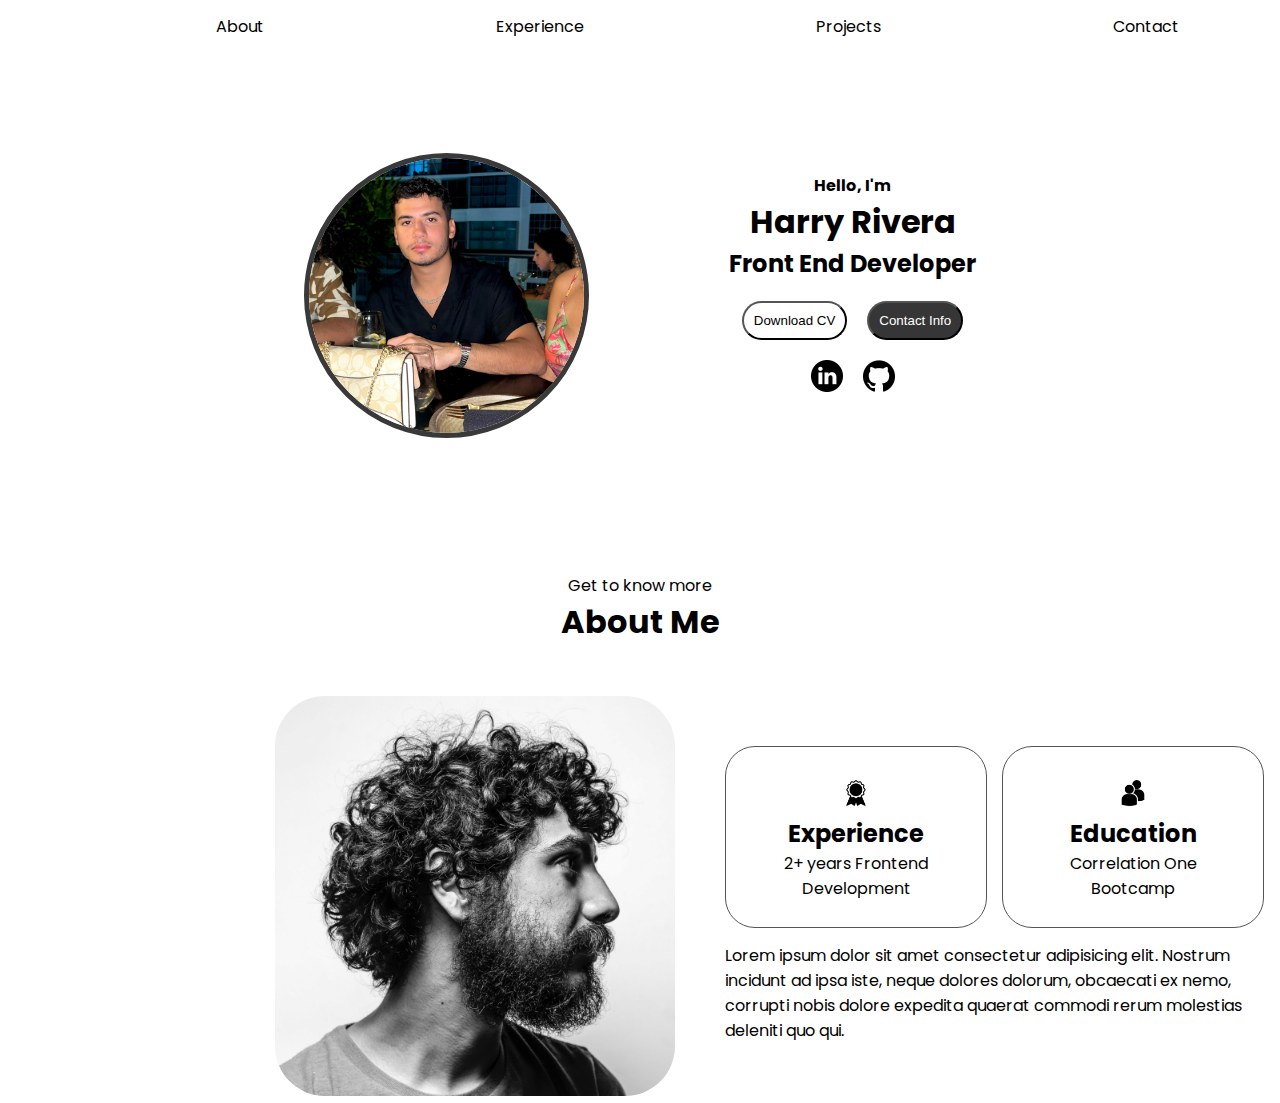
<file: index.html>
<!DOCTYPE html>
<html lang="en">
<head>
    <link href="https://cdn.jsdelivr.net/npm/bootstrap@5.3.1/dist/css/bootstrap.min.css" rel="stylesheet" integrity="sha384-4bw+/aepP/YC94hEpVNVgiZdgIC5+VKNBQNGCHeKRQN+PtmoHDEXuppvnDJzQIu9" crossorigin="anonymous">
    <link rel="stylesheet" href="css/animations.css">
    <link rel="preconnect" href="https://fonts.googleapis.com">
    <link rel="preconnect" href="https://fonts.gstatic.com" crossorigin>
    <link href="https://fonts.googleapis.com/css2?family=Caprasimo&family=Poppins&display=swap" rel="stylesheet">
    <link rel="stylesheet" href="css/about-me.css">
    <link rel="stylesheet" href="css/nav-bar.css">
    <link rel="stylesheet" href="css/style.css">
    <meta charset="UTF-8">
    <meta http-equiv="X-UA-Compatible" content="IE=edge">
    <meta name="viewport" content="width=device-width, initial-scale=1.0">
    <title>Harry Rivera</title>
</head>
<body>
    <header>
        <nav>
            <ul>
                <li><a href="about.html">About</a></li>
                <li><a href="experience.html">Experience</a></li>
                <li><a href="projects.html">Projects</a></li>
                <li><a href="contact.html">Contact</a></li>
            </ul>
        </nav>
    


    </header>

    <div class="main-profile-card">

        <div class="profile-pic">
            <img class="avatar" src="assets/profile-pic.jpeg" width="275" height="">
        </div>


        <div class="profile-info">
            <div class="name">
            <h4>Hello, I'm</h4>
            <h1>Harry Rivera</h1>
            <h2>Front End Developer</h2>
            </div>
            <div class="profile-buttons">
                <button class="download">Download CV</button>
                <button class="contact">Contact Info</button>
            </div>
            <div class="profile-socials">
                <img class="linkedin" src="assets/linkedin.png" width="32" height="32">
                <img class="github" src="assets/github.png" width="32" height="32">
            </div>
        </div>
    </div>

    <!----About Me Section-->



    <div class="know-me">
        <p>Get to know more</p>
        <h1>About Me</h1>
    </div>

    <div class="about-section">

        <div class="about-section-pic">
            <img class="about-pic" src="assets/about-pic.png" height="400" width="400">
      
        </div>
      
      
      <div>
        <div class="row">


                <div class="experience">
                    <div class="experience-items">
                        <img class="ribbon" src="assets/experience.png" height="32px"
                        width="32px">
                        <h2>Experience</h2>
                        <p>2+ years Frontend Development</p>
                    </div>
                </div>
                <div class="education">
                    <div class="education-items">
                        <img src="assets/education.png" height="32px">
                        <h2>Education</h2>
                        <p> Correlation One Bootcamp</p>
                    </div>
                </div>

        </div>



        <div class="text-block">
                <p>Lorem ipsum dolor sit amet consectetur adipisicing elit. Nostrum incidunt ad ipsa iste, neque dolores dolorum, obcaecati ex nemo, corrupti nobis dolore expedita quaerat commodi rerum molestias deleniti quo qui.</p>
        </div>



    </div>
    

    
    


</body>
</html>
</file>
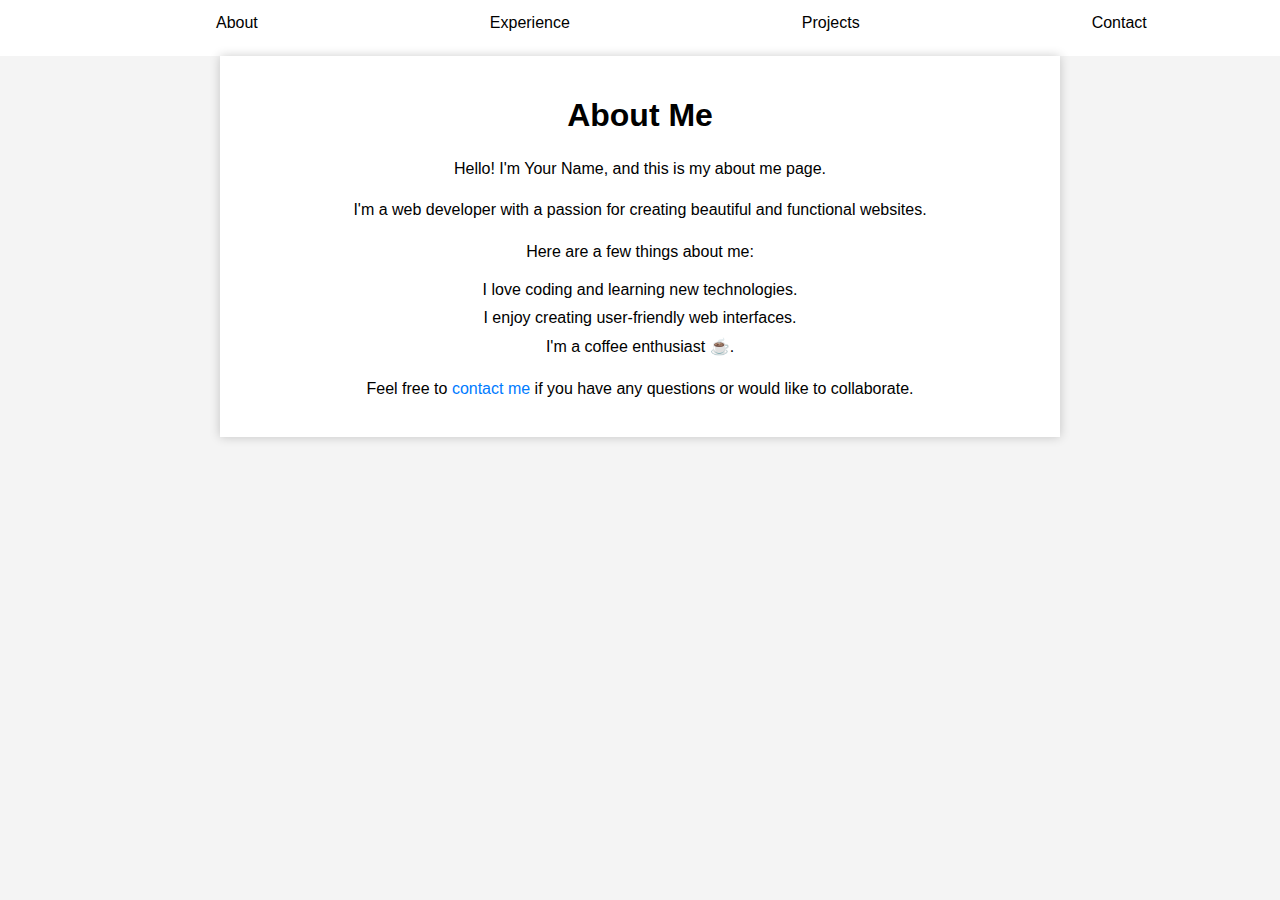
<file: about.html>
<!DOCTYPE html>
<html lang="en">
<head>
    <link rel="stylesheet" href="css/about-page.css">
    <link href="https://cdn.jsdelivr.net/npm/bootstrap@5.3.1/dist/css/bootstrap.min.css" rel="stylesheet" integrity="sha384-4bw+/aepP/YC94hEpVNVgiZdgIC5+VKNBQNGCHeKRQN+PtmoHDEXuppvnDJzQIu9" crossorigin="anonymous">
    <meta charset="UTF-8">
    <meta http-equiv="X-UA-Compatible" content="IE=edge">
    <meta name="viewport" content="width=device-width, initial-scale=1.0">
    <title>About Me</title>
</head>
<body>

    <header>
        <nav>
            <ul>
                <li><a href="about.html">About</a></li>
                <li><a href="experience.html">Experience</a></li>
                <li><a href="projects.html">Projects</a></li>
                <li><a href="contact.html">Contact</a></li>
            </ul>
        </nav>
    


    </header>
    <div class="container">
        <h1>About Me</h1>
        <div class="about-me">
            <p>Hello! I'm Your Name, and this is my about me page.</p>
            <p>I'm a web developer with a passion for creating beautiful and functional websites.</p>
            <p>Here are a few things about me:</p>
            <ul>
                <li>I love coding and learning new technologies.</li>
                <li>I enjoy creating user-friendly web interfaces.</li>
                <li>I'm a coffee enthusiast ☕.</li>
            </ul>
        </div>
        <div class="contact-info">
            <p>Feel free to <a href="mailto:your.email@example.com">contact me</a> if you have any questions or would like to collaborate.</p>
        </div>
    </div>

    
</body>
</html>
</file>
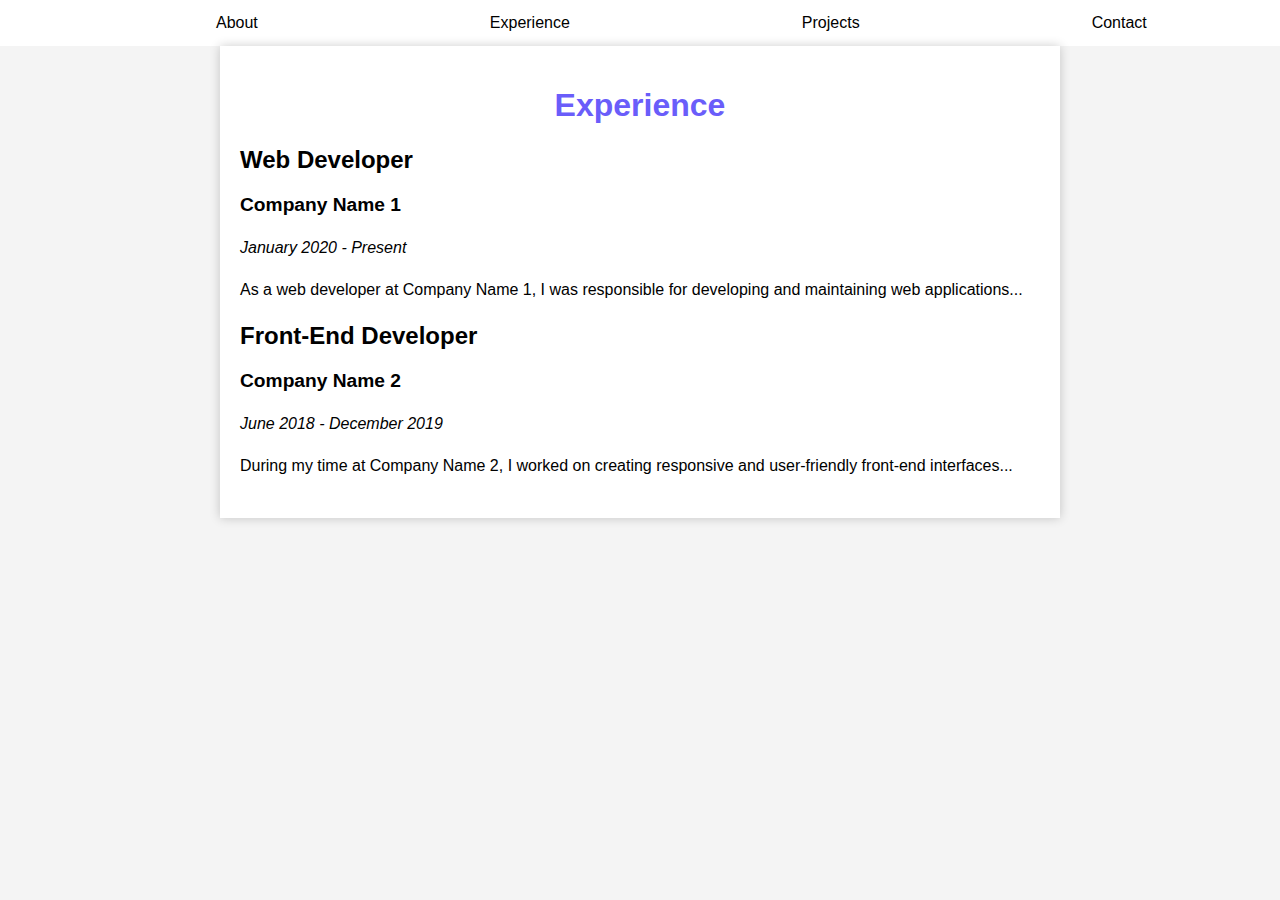
<file: experience.html>
<!DOCTYPE html>
<html lang="en">
<head>
    <meta charset="UTF-8">
    <meta http-equiv="X-UA-Compatible" content="IE=edge">
    <meta name="viewport" content="width=device-width, initial-scale=1.0">
    <link rel="stylesheet" href="css/experience-page.css">
    <title>Experience</title>
</head>
<body>
    <header>
        <nav>
            <ul>
                <li><a href="about.html">About</a></li>
                <li><a href="experience.html">Experience</a></li>
                <li><a href="projects.html">Projects</a></li>
                <li><a href="contact.html">Contact</a></li>
            </ul>
        </nav>
    


    </header>

    <div class="container">
        <h1>Experience</h1>
        
        <div class="experience-item">
            <h2>Web Developer</h2>
            <h3>Company Name 1</h3>
            <p><span class="date">January 2020 - Present</span></p>
            <p>As a web developer at Company Name 1, I was responsible for developing and maintaining web applications...</p>
        </div>

        <div class="experience-item">
            <h2>Front-End Developer</h2>
            <h3>Company Name 2</h3>
            <p><span class="date">June 2018 - December 2019</span></p>
            <p>During my time at Company Name 2, I worked on creating responsive and user-friendly front-end interfaces...</p>
        </div>
    </div>
    
</body>
</html>
</file>
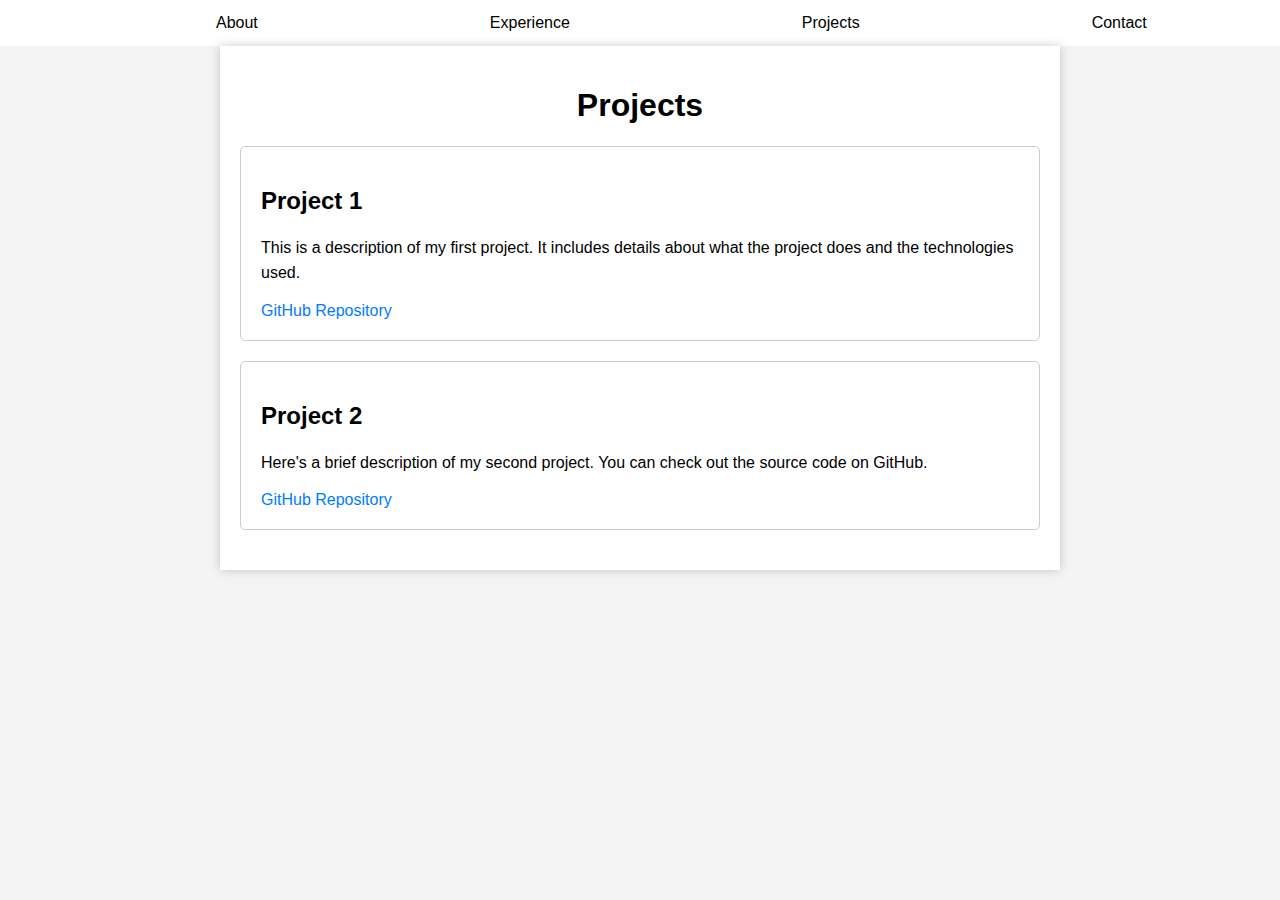
<file: projects.html>
<!DOCTYPE html>
<html lang="en">
<head>
    <meta charset="UTF-8">
    <meta http-equiv="X-UA-Compatible" content="IE=edge">
    <meta name="viewport" content="width=device-width, initial-scale=1.0">
    <link rel="stylesheet" href="css/projects-page.css">
    <title>My Projects</title>
</head>
<body>

    <header>
        <nav>
            <ul>
                <li><a href="about.html">About</a></li>
                <li><a href="experience.html">Experience</a></li>
                <li><a href="projects.html">Projects</a></li>
                <li><a href="contact.html">Contact</a></li>
            </ul>
        </nav>
    </header>

    <div class="container">
        <h1>Projects</h1>
        
        <div class="project">
            <h2>Project 1</h2>
            <p>This is a description of my first project. It includes details about what the project does and the technologies used.</p>
            <a href="https://github.com/yourusername/project1" class="link" target="_blank">GitHub Repository</a>
        </div>

        <div class="project">
            <h2>Project 2</h2>
            <p>Here's a brief description of my second project. You can check out the source code on GitHub.</p>
            <a href="https://github.com/yourusername/project2" class="link" target="_blank">GitHub Repository</a>
        </div>


    </div>
    
</body>
</html>
</file>
<file: css/animations.css>
@keyframes pulse {
    0% {
        transform: scale(1);
    }
    50% {
        transform: scale(1.1);
    }
    100% {
        transform: scale(1);
    }
}


.profile-pic {
    animation: pulse 7s infinite; 
}
</file>
<file: css/about-me.css>
body{
    font-family: "Poppins";
}



.know-me{
    margin-top: 70px;
   text-align: center;

}

.about-pic{
    border-radius: 50px;
}



.row{
    display: flex;
    gap: 15px;
}

.about-section-pic{
    margin-left: 275px;
    margin-right: 50px;}

.about-section{
    padding-top: 50px;
    display: flex;
    margin-right: px;
}
.experience, .education{
    margin-top: 50px;
    border: 1px solid #555;
    border-radius: 30px;
    padding: 30px;
    width: 200px;
    height: 100px;
    padding-bottom: 50px;
}

.experience-items{
    text-align: center;
}

.education-items{
    text-align: center;
}


.text-block{
    display: inline-block;
    width: 550px;
    height: 100px;
    padding-top: 15px;
}
</file>
<file: css/nav-bar.css>
nav {
    background-color: #ffffff;
}

nav ul {
    list-style-type: none;
    margin: 0;
    padding: 0;
    overflow: hidden;
}


nav li {
    float: left;
    margin-left: 200px;
}


nav a {
    display: block;
    color: rgb(0, 0, 0);
    text-align: center;
    padding: 14px 16px;
    text-decoration: none;
}


nav a:hover {
    background-color: #000000;
    color: rgb(255, 255, 255);
}
</file>
<file: css/style.css>
*{
    margin: 0;
    padding: 0;
}



.main-profile-card{
    height: 400px;
    padding-top: 50px;
    display: flex;
    justify-content: center;
    gap: 90px;
}

.profile-pic{
    display: inline-block;
    margin-top: 50px;
    margin-right: 50px
}

.avatar{
    border-radius: 50%;
    border: 5px solid #393939;

}

.name{
    text-align: center;
}

.profile-info{
    display: flex;
    display: inline-block;
    margin-top: 70px;
    justify-content: center;
}

.profile-socials, .profile-buttons{
    display: flex;
    justify-content: center;
}

.profile-buttons{
    margin: 10px;
    padding-top: 10px;
    padding-bottom: 10px;
}

.download{
    background-color: white;
    border-radius: 30px;
    padding: 10px;
    cursor: pointer;
}

.contact{
    background-color: rgb(54, 54, 54);
    color: white;
    border-radius: 30px;
    padding: 10px;
    border-color: black;
    cursor: pointer;
    transition: background-color 0.3s, color 0.3s;
}

.contact:hover{
    background-image: linear-gradient(to bottom, #000000, #014776); 
    color: #fff; 
}

.linkedin{
    margin-right: 20px;
}

.download{
    margin-right: 20px;
}
</file>
<file: css/about-page.css>
body {
    font-family: Arial, sans-serif;
    background-color: #f4f4f4;
    margin: 0;
    padding: 0;
}

.container {
    max-width: 800px;
    margin: 0 auto;
    padding: 20px;
    background-color: #fff;
    box-shadow: 0 0 10px rgba(0, 0, 0, 0.2);
}

h1 {
    text-align: center;
}

.about-me {
    text-align: center;
}

.profile-img {
    max-width: 200px;
    border-radius: 50%;
    margin: 20px auto;
    display: block;
}

p {
    line-height: 1.6;
}

ul {
    list-style: none;
    padding: 0;
}

ul li {
    margin-bottom: 10px;
}

.contact-info {
    text-align: center;
    margin-top: 20px;
}

.contact-info a {
    text-decoration: none;
    color: #007bff;
}

.contact-info a:hover {
    text-decoration: underline;
}


nav {
    background-color: #ffffff;
}

nav ul {
    list-style-type: none;
    margin: 0;
    padding: 0;
    overflow: hidden;
}


nav li {
    float: left;
    margin-left: 200px;
}


nav a {
    display: block;
    color: rgb(0, 0, 0);
    text-align: center;
    padding: 14px 16px;
    text-decoration: none;
}


nav a:hover {
    background-color: #000000;
    color: rgb(255, 255, 255);
}
</file>
<file: css/experience-page.css>
body {
    font-family: Arial, sans-serif;
    background-color: #f4f4f4;
    margin: 0;
    padding: 0;
}

.container {
    max-width: 800px;
    margin: 0 auto;
    padding: 20px;
    background-color: #fff;
    box-shadow: 0 0 10px rgba(0, 0, 0, 0.2);
}

h1 {
    text-align: center;
    color: rgb(106, 93, 250);
}

.experience-item {
    margin-bottom: 20px;
}

.experience-item h2 {
    font-size: 1.5rem;
}

.experience-item h3 {
    font-size: 1.2rem;
}

.experience-item p {
    line-height: 1.6;
}

.experience-item .date {
    font-style: italic;
}


nav {
    background-color: #ffffff;
}

nav ul {
    list-style-type: none;
    margin: 0;
    padding: 0;
    overflow: hidden;
}


nav li {
    float: left;
    margin-left: 200px;
}


nav a {
    display: block;
    color: rgb(0, 0, 0);
    text-align: center;
    padding: 14px 16px;
    text-decoration: none;
}


nav a:hover {
    background-color: #000000;
    color: rgb(255, 255, 255);
}
</file>
<file: css/projects-page.css>
body {
    font-family: Arial, sans-serif;
    background-color: #f4f4f4;
    margin: 0;
    padding: 0;
}

.container {
    max-width: 800px;
    margin: 0 auto;
    padding: 20px;
    background-color: #fff;
    box-shadow: 0 0 10px rgba(0, 0, 0, 0.2);
}

h1 {
    text-align: center;
}

.project {
    margin-bottom: 20px;
    padding: 20px;
    border: 1px solid #ccc;
    border-radius: 5px;
}

.project h2 {
    font-size: 1.5rem;
}

.project p {
    line-height: 1.6;
}

.project .link {
    display: block;
    margin-top: 10px;
    text-decoration: none;
    color: #007bff;
}

.project .link:hover {
    text-decoration: underline;
}

nav {
    background-color: #ffffff;
}

nav ul {
    list-style-type: none;
    margin: 0;
    padding: 0;
    overflow: hidden;
}


nav li {
    float: left;
    margin-left: 200px;
}


nav a {
    display: block;
    color: rgb(0, 0, 0);
    text-align: center;
    padding: 14px 16px;
    text-decoration: none;
}


nav a:hover {
    background-color: #000000;
    color: rgb(255, 255, 255);
}
</file>
